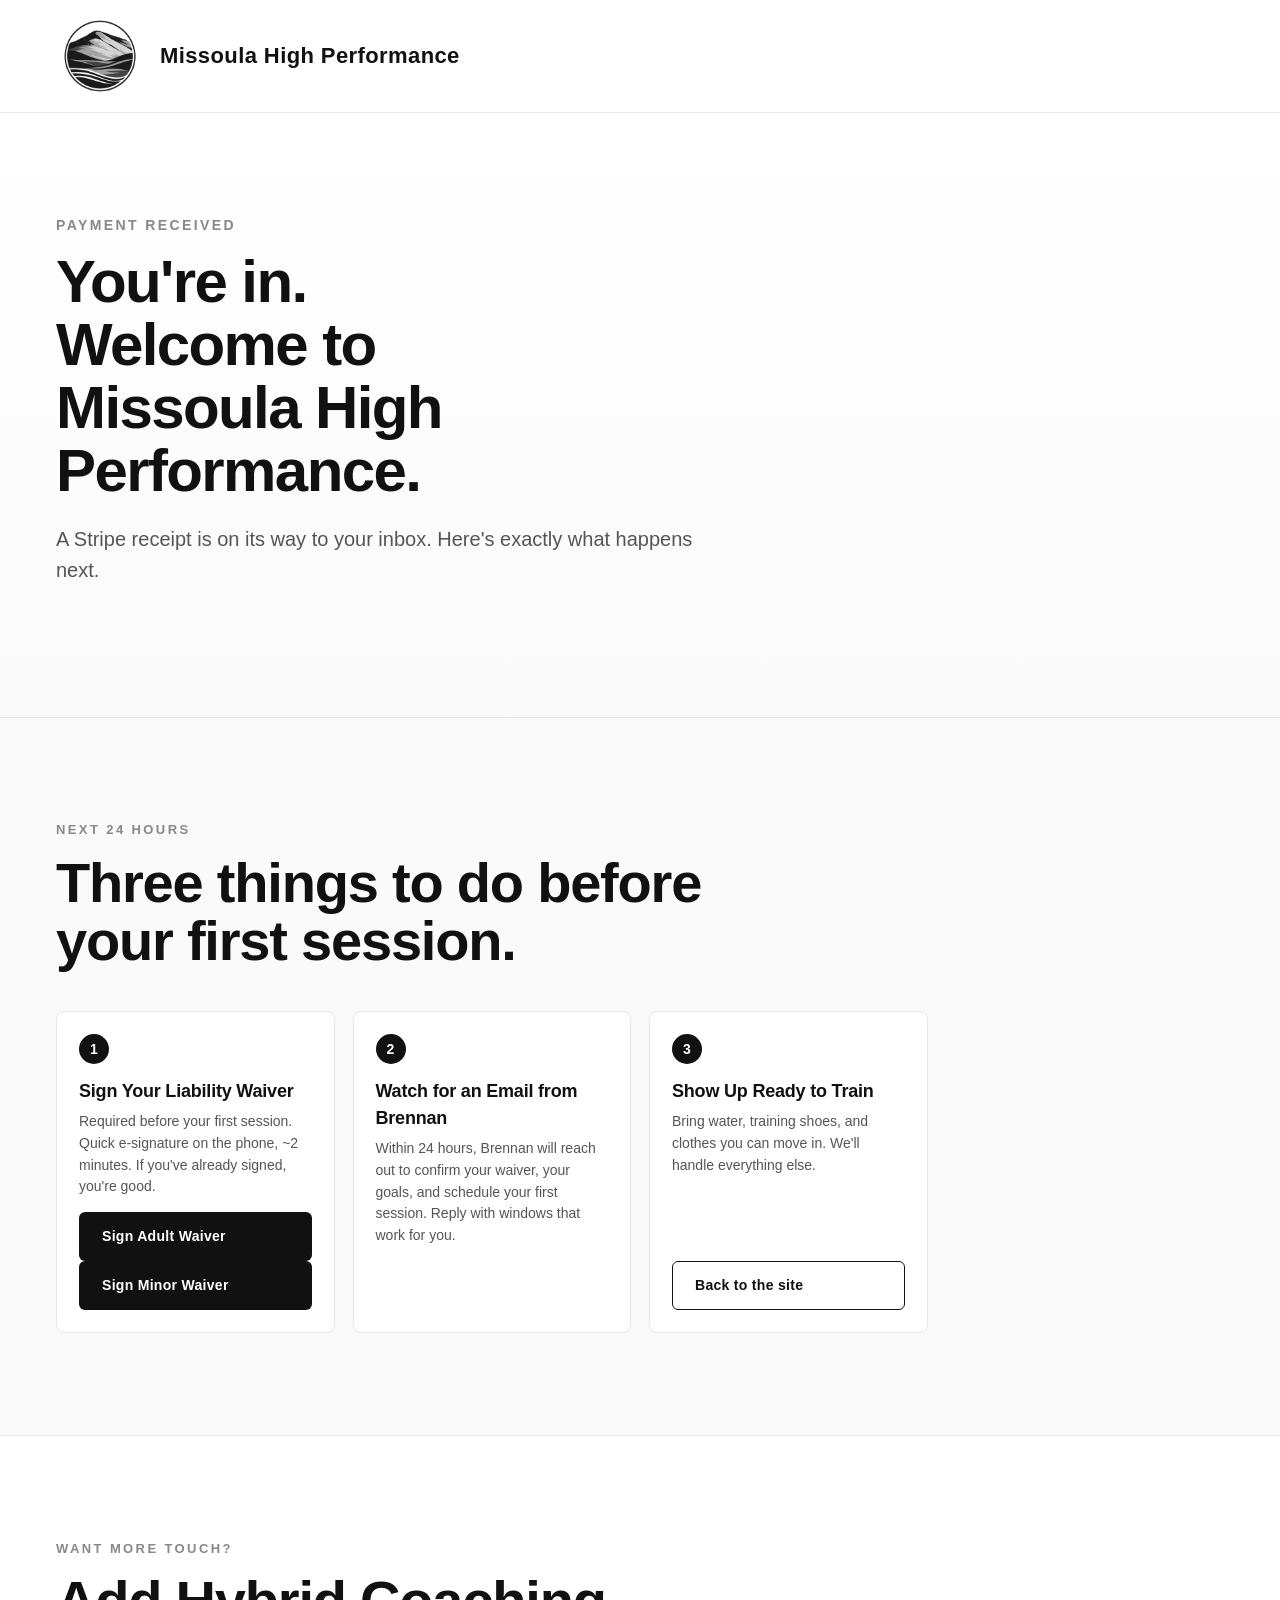
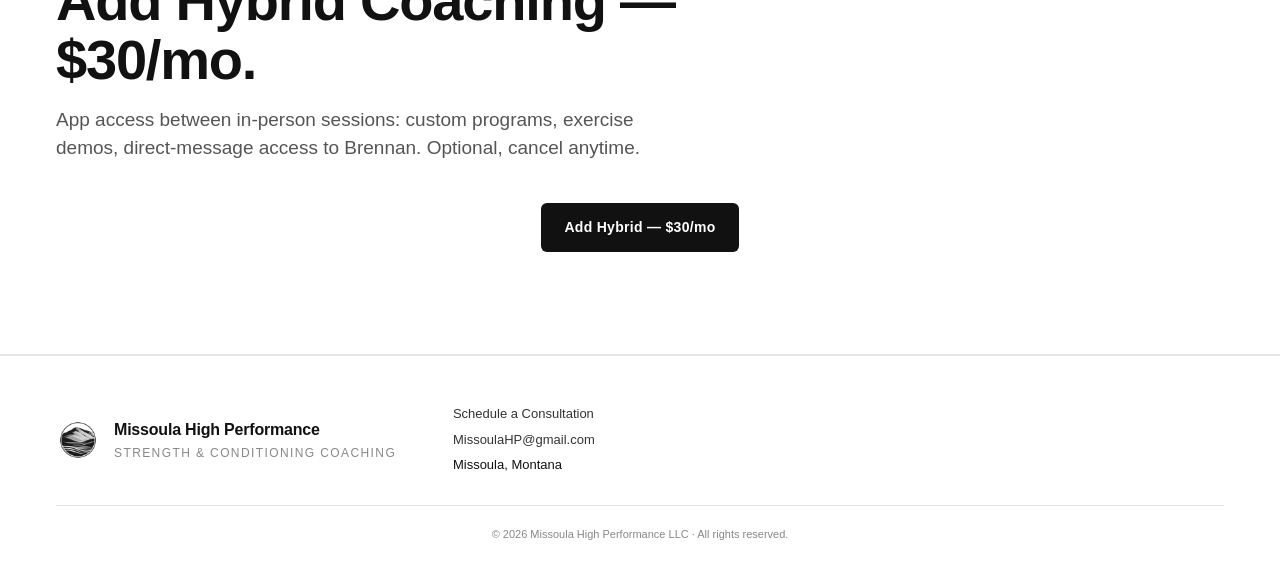
<file: success.html>
<!doctype html>
<html lang="en">
<head>
<meta charset="utf-8">
<meta name="viewport" content="width=device-width, initial-scale=1">
<title>Thanks — Missoula High Performance</title>
<meta name="robots" content="noindex">
<link rel="icon" type="image/x-icon" href="/assets/favicon.ico">
<link rel="stylesheet" href="/styles.css?v=26">
</head>
<body>

<header class="nav">
  <a class="nav-brand" href="/">
    <img src="/assets/logo-transparent-1024.png" alt="MHP">
    <span>Missoula High Performance</span>
  </a>
</header>

<main id="top">

<section class="hero">
  <div class="hero-inner">
    <p class="eyebrow">Payment Received</p>
    <h1>You're in. Welcome to Missoula High Performance.</h1>
    <p class="hero-sub">
      A Stripe receipt is on its way to your inbox. Here's exactly what happens next.
    </p>
  </div>
</section>

<section id="next-steps" class="section section-alt">
  <div class="section-head">
    <p class="eyebrow">Next 24 Hours</p>
    <h2>Three things to do before your first session.</h2>
  </div>

  <div class="steps">
    <div class="step">
      <div class="step-num">1</div>
      <div class="step-title">Sign Your Liability Waiver</div>
      <div class="step-body">Required before your first session. Quick e-signature on the phone, ~2 minutes. If you've already signed, you're good.</div>
      <a class="btn btn-primary" data-link="waiver-adult">Sign Adult Waiver</a>
      <a class="btn btn-primary" data-link="waiver-minor">Sign Minor Waiver</a>
    </div>
    <div class="step">
      <div class="step-num">2</div>
      <div class="step-title">Watch for an Email from Brennan</div>
      <div class="step-body">Within 24 hours, Brennan will reach out to confirm your waiver, your goals, and schedule your first session. Reply with windows that work for you.</div>
    </div>
    <div class="step">
      <div class="step-num">3</div>
      <div class="step-title">Show Up Ready to Train</div>
      <div class="step-body">Bring water, training shoes, and clothes you can move in. We'll handle everything else.</div>
      <a class="btn btn-ghost" href="/">Back to the site</a>
    </div>
  </div>
</section>

<section id="optional" class="section">
  <div class="section-head">
    <p class="eyebrow">Want more touch?</p>
    <h2>Add Hybrid Coaching — $30/mo.</h2>
    <p class="lede">App access between in-person sessions: custom programs, exercise demos, direct-message access to Brennan. Optional, cancel anytime.</p>
  </div>
  <div style="max-width:920px;margin:0 auto;text-align:center;">
    <a class="btn btn-primary" data-link="stripe" data-product="hybrid-monthly">Add Hybrid — $30/mo</a>
  </div>
</section>

<footer class="footer">
  <div class="footer-grid">
    <div class="footer-brand">
      <img src="/assets/logo-mark-512.png" alt="MHP">
      <div>
        <div class="footer-name">Missoula High Performance</div>
        <div class="footer-tag">Strength &amp; Conditioning Coaching</div>
      </div>
    </div>
    <div class="footer-contact">
      <a data-link="calendly">Schedule a Consultation</a>
      <a href="mailto:MissoulaHP@gmail.com">MissoulaHP@gmail.com</a>
      <span>Missoula, Montana</span>
    </div>
  </div>
  <div class="footer-bottom">
    &copy; <span id="year">2026</span> Missoula High Performance LLC &middot; All rights reserved.
  </div>
</footer>

<script src="/script.js"></script>
</body>
</html>
</file>
<file: styles.css>
/* ============================================
   Missoula High Performance — marketing site
   ============================================ */

:root {
  --ink: #111;
  --ink-2: #333;
  --muted: #555;
  --faint: #888;
  --line: #e5e5e5;
  --bg: #fff;
  --bg-2: #fafafa;
  --bg-dark: #111;
  --accent: #f9a825;
  --maxw: 1180px;
  --pad-x: clamp(20px, 5vw, 56px);
  --radius: 6px;
  --font: "Helvetica Neue", -apple-system, BlinkMacSystemFont, "Segoe UI",
    Helvetica, Arial, sans-serif;
}

* { box-sizing: border-box; }
html, body { margin: 0; padding: 0; }
body {
  font-family: var(--font);
  color: var(--ink);
  background: var(--bg);
  line-height: 1.5;
  -webkit-font-smoothing: antialiased;
  -moz-osx-font-smoothing: grayscale;
}

img { max-width: 100%; display: block; }
a { color: inherit; text-decoration: none; }

/* ============ NAV ============ */
.nav {
  position: sticky;
  top: 0;
  z-index: 50;
  background: rgba(255, 255, 255, 0.96);
  backdrop-filter: saturate(180%) blur(8px);
  border-bottom: 1px solid var(--line);
  display: flex;
  align-items: center;
  gap: 24px;
  padding: 12px var(--pad-x);
}
.nav-brand {
  display: flex;
  align-items: center;
  gap: 16px;
  font-weight: 800;
  letter-spacing: 0.4px;
  font-size: 22px;
  line-height: 1.1;
}
@media (max-width: 760px) {
  .nav-brand { font-size: 15px; gap: 10px; }
}
.nav-brand img { width: 88px; height: 88px; }
@media (max-width: 760px) {
  .nav-brand img { width: 60px; height: 60px; }
}
.nav-links {
  display: flex;
  gap: 24px;
  margin-left: auto;
  font-size: 14px;
  font-weight: 600;
}
.nav-links a { color: var(--ink-2); }
.nav-links a:hover { color: var(--ink); }
.nav-cta {
  background: var(--ink);
  color: #fff;
  padding: 9px 16px;
  border-radius: var(--radius);
  font-size: 13px;
  font-weight: 700;
  letter-spacing: 0.3px;
}
.nav-cta:hover { background: #000; }

@media (max-width: 760px) {
  .nav-links { display: none; }
  .nav { padding: 10px 18px; }
  .nav-brand span { font-size: 12px; }
}

/* ============ HERO ============ */
.hero {
  padding: clamp(48px, 8vw, 110px) var(--pad-x);
  border-bottom: 1px solid var(--line);
  background: linear-gradient(180deg, #fff 0%, var(--bg-2) 100%);
}
.hero-inner {
  max-width: var(--maxw);
  margin: 0 auto;
}
.eyebrow {
  font-size: 14px;
  font-weight: 800;
  letter-spacing: 2.4px;
  text-transform: uppercase;
  color: var(--faint);
  margin: 0 0 14px;
}
.hero h1 {
  font-size: clamp(32px, 5.4vw, 60px);
  line-height: 1.05;
  letter-spacing: -1.6px;
  font-weight: 900;
  margin: 0 0 22px;
  max-width: 14ch;
}
.hero-sub {
  font-size: clamp(16px, 1.8vw, 20px);
  color: var(--muted);
  line-height: 1.55;
  max-width: 60ch;
  margin: 0 0 28px;
}
.hero-ctas {
  display: flex;
  gap: 12px;
  flex-wrap: wrap;
}

/* ============ BUTTONS ============ */
.btn {
  display: inline-block;
  padding: 13px 22px;
  border-radius: var(--radius);
  font-size: 14px;
  font-weight: 700;
  letter-spacing: 0.3px;
  cursor: pointer;
  transition: transform 80ms ease, background 120ms ease;
  white-space: nowrap;
  border: 1.5px solid transparent;
}
.btn:active { transform: translateY(1px); }
.btn-primary { background: var(--ink); color: #fff; }
.btn-primary:hover { background: #000; }
.btn-ghost {
  background: transparent;
  color: var(--ink);
  border-color: var(--ink);
}
.btn-ghost:hover { background: var(--ink); color: #fff; }
.btn-sm {
  padding: 9px 14px;
  font-size: 12px;
}

/* ============ SECTIONS ============ */
.section {
  padding: clamp(56px, 8vw, 110px) var(--pad-x);
  border-bottom: 1px solid var(--line);
}
.section-alt { background: var(--bg-2); }
.section-head {
  max-width: var(--maxw);
  margin: 0 auto 40px;
}
.section-head h2 {
  font-size: clamp(34px, 4.6vw, 56px);
  line-height: 1.05;
  letter-spacing: -1.2px;
  font-weight: 900;
  margin: 0 0 16px;
  max-width: 22ch;
}
.section-head .lede {
  font-size: clamp(15px, 1.6vw, 19px);
  color: var(--muted);
  max-width: 60ch;
  margin: 0;
  line-height: 1.5;
}
.section-head .eyebrow { font-size: 13px; }
.subsection-head {
  max-width: var(--maxw);
  margin: 64px auto 24px;
  font-size: clamp(22px, 2.4vw, 28px);
  letter-spacing: -0.6px;
  font-weight: 800;
}

/* ============ TIER CARDS ============ */
.tier-grid {
  max-width: var(--maxw);
  margin: 0 auto;
  display: grid;
  grid-template-columns: repeat(3, 1fr);
  gap: 18px;
}
.tier-grid-2 {
  grid-template-columns: repeat(2, minmax(0, 1fr));
  max-width: 920px;
}
@media (max-width: 880px) {
  .tier-grid { grid-template-columns: 1fr; }
  .tier-grid-2 { grid-template-columns: 1fr; }
}

/* Featured tier (Most Popular) — accent border + badge */
.tier-card-featured {
  position: relative;
  border: 2px solid var(--ink);
  box-shadow: 0 12px 30px rgba(0, 0, 0, 0.06);
}
.tier-badge {
  position: absolute;
  top: -12px;
  right: 20px;
  background: var(--ink);
  color: #fff;
  font-size: 10px;
  font-weight: 800;
  letter-spacing: 1.6px;
  text-transform: uppercase;
  padding: 5px 10px;
  border-radius: 4px;
}

/* Feature list inside Virtual tier cards */
.tier-features {
  list-style: none;
  padding: 14px 0 6px;
  margin: 0;
  font-size: 13.5px;
  color: var(--ink-2);
  line-height: 1.55;
}
.tier-features li {
  padding: 5px 0 5px 22px;
  position: relative;
}
.tier-features li::before {
  content: "✓";
  position: absolute;
  left: 0;
  top: 5px;
  color: var(--accent);
  font-weight: 900;
  font-size: 14px;
}
.tier-features li strong { color: var(--ink); font-weight: 700; }

.tier-card {
  background: #fff;
  border: 1px solid var(--line);
  border-radius: 8px;
  padding: 22px;
  display: flex;
  flex-direction: column;
}
.section-alt .tier-card { background: #fff; }

.tier-name {
  font-size: 21px;
  font-weight: 800;
  letter-spacing: -0.4px;
  margin: 0 0 4px;
}
.tier-meta {
  font-size: 12px;
  letter-spacing: 1.8px;
  text-transform: uppercase;
  color: var(--faint);
  font-weight: 700;
  margin: 0 0 16px;
}

.pack-row {
  padding: 10px 0;
  border-top: 1px solid var(--line);
}
.pack-row:last-of-type { border-bottom: 1px solid var(--line); }
.pack-name {
  font-size: 11px;
  letter-spacing: 1.8px;
  text-transform: uppercase;
  color: var(--faint);
  font-weight: 700;
  margin-bottom: 2px;
}
.pack-price {
  font-size: 26px;
  font-weight: 900;
  letter-spacing: -0.7px;
  line-height: 1.05;
}
.pack-price small {
  font-size: 11px;
  color: var(--faint);
  font-weight: 700;
  letter-spacing: 0.6px;
  text-transform: uppercase;
  margin-left: 3px;
}
.pack-detail {
  font-size: 13px;
  color: var(--muted);
  margin-top: 5px;
}
.pack-rate {
  display: inline-block;
  background: #fff4d6;
  color: #5d4400;
  font-weight: 800;
  padding: 2px 7px;
  border-radius: 3px;
  font-size: 13px;
  margin-right: 2px;
}
.cap-note {
  color: var(--faint);
  font-style: italic;
  font-size: 11px;
  white-space: nowrap;
}
.th-note {
  display: block;
  font-size: 9px;
  color: var(--faint);
  letter-spacing: 0.6px;
  font-weight: 600;
  margin-top: 2px;
  text-transform: none;
}

.tier-foot {
  font-size: 13px;
  color: var(--muted);
  font-style: italic;
  margin: 14px 0 14px;
  line-height: 1.5;
}
.tier-actions {
  margin-top: auto;
  padding-top: 14px;
  display: flex;
  flex-wrap: wrap;
  gap: 6px;
}

/* ============ VIRTUAL TEAM (consult-only block in Virtual section) ============ */
.team-virtual {
  max-width: var(--maxw);
  margin: 36px auto 0;
  padding: 32px 36px;
  background: var(--ink);
  color: #fff;
  border-radius: 10px;
}
.team-virtual-head .band-eyebrow { color: #888; margin-bottom: 8px; }
.team-virtual-head h3 {
  font-size: clamp(22px, 2.6vw, 30px);
  letter-spacing: -0.6px;
  font-weight: 900;
  margin: 0 0 10px;
  color: #fff;
}
.team-virtual-head p {
  font-size: 14.5px;
  color: #bbb;
  line-height: 1.55;
  margin: 0;
  max-width: 64ch;
}
.team-virtual-main {
  margin: 22px 0 18px;
  padding: 22px 26px;
  background: #1a1a1a;
  border: 1px solid #333;
  border-radius: 6px;
}
.tv-eyebrow {
  font-size: 10px;
  letter-spacing: 2px;
  text-transform: uppercase;
  font-weight: 800;
  color: #aaa;
  margin-bottom: 10px;
}
.tv-price {
  font-size: 38px;
  font-weight: 900;
  letter-spacing: -1px;
  line-height: 1;
  margin-bottom: 16px;
  color: #fff;
}
.tv-price small {
  font-size: 12px;
  color: #aaa;
  font-weight: 700;
  letter-spacing: 0.6px;
  text-transform: uppercase;
  margin-left: 4px;
}
.tv-includes-label {
  font-size: 10.5px;
  font-weight: 800;
  letter-spacing: 1.6px;
  text-transform: uppercase;
  color: #888;
  margin: 0 0 8px;
}
.tv-features {
  list-style: none;
  padding: 0;
  margin: 0;
  font-size: 13.5px;
  color: #ddd;
  line-height: 1.6;
}
.tv-features li {
  padding: 3px 0 3px 22px;
  position: relative;
}
.tv-features li::before {
  content: "✓";
  position: absolute;
  left: 0;
  top: 4px;
  color: var(--accent);
  font-weight: 900;
  font-size: 13px;
}
.tv-upsell {
  background: #fff4d6;
  border-left: 3px solid var(--accent);
  padding: 12px 16px;
  border-radius: 4px;
  margin-bottom: 18px;
  font-size: 13.5px;
  line-height: 1.6;
  color: #5d4400;
}
.tv-upsell strong { color: #111; }
.tv-upsell em { color: #5d4400; font-style: italic; }
.team-virtual-cta {
  display: flex;
  align-items: center;
  gap: 18px;
  flex-wrap: wrap;
}
.team-virtual-cta .btn { background: #fff; color: var(--ink); }
.team-virtual-cta .btn:hover { background: #f0f0f0; }
.tv-cta-meta { font-size: 12.5px; color: #aaa; max-width: 40ch; }
@media (max-width: 600px) {
  .team-virtual { padding: 22px 18px; }
  .team-virtual-main { padding: 18px 18px; }
}

/* ============ BANDS (virtual / hybrid) ============ */
.band {
  max-width: var(--maxw);
  margin: 36px auto 0;
  padding: 26px 30px;
  border: 1px solid var(--line);
  border-radius: 8px;
  display: flex;
  align-items: center;
  gap: 36px;
  background: #fff;
}
.band-dark {
  background: var(--ink);
  color: #fff;
  border-color: var(--ink);
}
.band-left { flex: 1; min-width: 0; }
.band-right {
  display: flex;
  align-items: center;
  gap: 18px;
  flex-shrink: 0;
}
.band-eyebrow {
  font-size: 10px;
  letter-spacing: 2.4px;
  text-transform: uppercase;
  font-weight: 800;
  color: var(--faint);
  margin: 0 0 6px;
}
.band-dark .band-eyebrow { color: #aaa; }
.band h3 {
  font-size: 26px;
  letter-spacing: -0.5px;
  margin: 0 0 6px;
  font-weight: 800;
}
.band p {
  font-size: 15px;
  color: var(--muted);
  margin: 0;
  line-height: 1.5;
  max-width: 60ch;
}
.band-dark p { color: #ccc; }
.big-price {
  font-size: 38px;
  font-weight: 900;
  letter-spacing: -1.4px;
}
.big-price small {
  font-size: 13px;
  color: var(--faint);
  font-weight: 700;
}
.band-dark .big-price small { color: #aaa; }

@media (max-width: 760px) {
  .band {
    flex-direction: column;
    align-items: flex-start;
    gap: 16px;
  }
  .band-right { width: 100%; justify-content: space-between; }
}

/* ============ STEPS ============ */
.steps {
  max-width: var(--maxw);
  margin: 0 auto;
  display: grid;
  grid-template-columns: repeat(4, 1fr);
  gap: 18px;
}
.steps-cta {
  grid-template-columns: repeat(3, 1fr);
  gap: 22px;
}
@media (max-width: 880px) {
  .steps, .steps-cta { grid-template-columns: 1fr; }
}
.step {
  background: #fff;
  border: 1px solid var(--line);
  border-radius: 8px;
  padding: 22px;
  display: flex;
  flex-direction: column;
}
.section-dark .step {
  background: #1a1a1a;
  border-color: #333;
  color: #fff;
}
.step-num {
  width: 30px;
  height: 30px;
  border-radius: 50%;
  background: var(--ink);
  color: #fff;
  font-weight: 800;
  display: flex;
  align-items: center;
  justify-content: center;
  margin-bottom: 14px;
  font-size: 14px;
}
.section-dark .step-num { background: #fff; color: var(--ink); }
.step-title {
  font-weight: 800;
  font-size: 18px;
  margin-bottom: 6px;
  letter-spacing: -0.2px;
}
.step-body {
  font-size: 14px;
  color: var(--muted);
  line-height: 1.55;
  margin-bottom: 14px;
  flex: 1;
}
.section-dark .step-body { color: #bbb; }
.steps-cta .btn { margin-top: 6px; }
.steps-cta .btn + .btn { margin-top: 8px; }

/* ============ TEAM TABLE ============ */
.table-wrap {
  max-width: var(--maxw);
  margin: 0 auto;
  overflow-x: auto;
  border: 1px solid var(--line);
  border-radius: 8px;
}
.team-table {
  width: 100%;
  border-collapse: collapse;
  font-size: 14px;
}
.team-table th {
  background: var(--bg-2);
  text-align: left;
  padding: 12px 14px;
  font-size: 10px;
  letter-spacing: 1.8px;
  text-transform: uppercase;
  color: var(--faint);
  font-weight: 800;
  border-bottom: 1px solid var(--line);
  white-space: nowrap;
}
.team-table th:nth-child(n+4),
.team-table td:nth-child(n+4) {
  text-align: right;
  font-variant-numeric: tabular-nums;
}
.team-table td {
  padding: 11px 14px;
  border-bottom: 1px solid var(--line);
}
.team-table tbody tr:last-child td { border-bottom: 0; }
.team-table .tier-row td {
  background: var(--bg-2);
  color: var(--ink);
  font-size: 12px;
  letter-spacing: 0.2px;
  padding: 10px 14px;
  text-align: left;
}

/* ============ 3-COL PANELS ============ */
.three-col {
  max-width: var(--maxw);
  margin: 36px auto 0;
  display: grid;
  grid-template-columns: repeat(3, 1fr);
  gap: 14px;
}
@media (max-width: 880px) { .three-col { grid-template-columns: 1fr; } }
.panel {
  background: #fff;
  border: 1px solid var(--line);
  border-radius: 8px;
  padding: 20px;
}
.panel-title {
  font-size: 10px;
  letter-spacing: 2px;
  text-transform: uppercase;
  font-weight: 800;
  color: var(--faint);
  margin-bottom: 12px;
}
.panel-list {
  list-style: none;
  padding: 0;
  margin: 0;
  font-size: 14px;
}
.panel-list li {
  padding: 4px 0;
  color: var(--ink-2);
  white-space: nowrap;
  overflow: hidden;
  text-overflow: ellipsis;
}
.panel-list li::before {
  content: "—";
  margin-right: 8px;
  color: var(--faint);
}
@media (max-width: 880px) {
  .panel-list li { white-space: normal; }
}
.panel .line {
  display: flex;
  justify-content: space-between;
  padding: 8px 0;
  border-bottom: 1px dotted var(--line);
  font-size: 14px;
}
.panel .line:last-of-type { border-bottom: 0; }
.panel .line .v { font-weight: 800; }
.panel-foot {
  font-size: 11px;
  color: var(--faint);
  font-style: italic;
  margin: 10px 0 0;
  line-height: 1.5;
}

/* ============ WAIVER STRIP ============ */
.section-waiver {
  background: linear-gradient(135deg, #fff8e1 0%, #ffe7a8 100%);
  border-top: 4px solid var(--accent);
  border-bottom: 4px solid var(--accent);
  padding: clamp(40px, 6vw, 72px) var(--pad-x);
}
.waiver-strip {
  max-width: var(--maxw);
  margin: 0 auto;
  display: grid;
  grid-template-columns: 1.3fr 1fr;
  gap: 36px;
  align-items: center;
}
@media (max-width: 800px) { .waiver-strip { grid-template-columns: 1fr; gap: 22px; } }
.waiver-strip-text .band-eyebrow {
  color: #8a5a00;
  margin-bottom: 8px;
}
.waiver-strip-text h3 {
  font-size: clamp(22px, 2.6vw, 30px);
  letter-spacing: -0.6px;
  margin: 0 0 8px;
  font-weight: 900;
}
.waiver-strip-text p {
  font-size: 14.5px;
  line-height: 1.55;
  color: #5d4400;
  margin: 0;
  max-width: 50ch;
}
.waiver-strip-actions {
  display: grid;
  grid-template-columns: 1fr;
  gap: 10px;
}
.waiver-strip-actions .btn {
  display: block;
  text-align: left;
  padding: 14px 18px;
  background: var(--ink);
  color: #fff;
  border: 0;
  border-radius: 6px;
  white-space: normal;
}
.waiver-strip-actions .btn:hover { background: #000; }
.waiver-strip-actions .btn-label {
  display: block;
  font-size: 16px;
  font-weight: 800;
  letter-spacing: -0.2px;
  margin-bottom: 2px;
}
.waiver-strip-actions .btn-sub {
  display: block;
  font-size: 12px;
  font-weight: 500;
  color: #ccc;
  letter-spacing: 0.1px;
}

/* ============ CTA STRIP ============ */
.cta-strip {
  max-width: var(--maxw);
  margin: 48px auto 0;
  padding: 24px 28px;
  background: var(--ink);
  color: #fff;
  border-radius: 8px;
  display: flex;
  justify-content: space-between;
  align-items: center;
  gap: 22px;
  flex-wrap: wrap;
}
.cta-strip p {
  margin: 0;
  font-size: 19px;
  font-weight: 700;
  letter-spacing: -0.2px;
}
.cta-strip .btn-primary { background: #fff; color: var(--ink); }
.cta-strip .btn-primary:hover { background: #f0f0f0; }

/* ============ SECTION DARK (contact) ============ */
.section-dark {
  background: var(--ink);
  color: #fff;
}
.section-dark .section-head h2 { color: #fff; }
.section-dark .section-head .lede,
.section-dark .eyebrow { color: #aaa; }

/* Buttons inside the dark section: invert ghost styling so they're visible */
.section-dark .btn-primary {
  background: #fff;
  color: var(--ink);
}
.section-dark .btn-primary:hover { background: #f0f0f0; }
.section-dark .btn-ghost {
  color: #fff;
  border-color: #fff;
  background: transparent;
}
.section-dark .btn-ghost:hover {
  background: #fff;
  color: var(--ink);
}

.contact-info {
  max-width: var(--maxw);
  margin: 56px auto 0;
  display: grid;
  grid-template-columns: repeat(3, 1fr);
  gap: 26px;
  padding-top: 36px;
  border-top: 1px solid #333;
}
@media (max-width: 760px) { .contact-info { grid-template-columns: 1fr; } }
.ci-label {
  font-size: 10px;
  letter-spacing: 2.4px;
  text-transform: uppercase;
  font-weight: 800;
  color: #888;
  margin-bottom: 6px;
}
.ci-value { font-size: 18px; font-weight: 700; }
.ci-value a { text-decoration: underline; }
.ci-stack {
  display: flex;
  flex-direction: column;
  gap: 6px;
  font-size: 15px;
}
.ci-stack a {
  color: #fff;
  text-decoration: none;
  font-weight: 700;
  cursor: pointer;
}
.ci-stack a:hover { color: #ffd87a; text-decoration: underline; }

/* ============ COACH SECTION ============ */
.section-coach { background: var(--bg-2); }
.coach-card {
  max-width: 880px;
  margin: 0 auto;
  background: #fff;
  border: 1px solid var(--line);
  border-radius: 8px;
  padding: 36px;
}
.coach-card-photo {
  display: grid;
  grid-template-columns: 240px 1fr;
  gap: 32px;
  align-items: start;
}
.coach-photo {
  width: 240px;
  height: 300px;
  object-fit: cover;
  border-radius: 6px;
  border: 1px solid var(--line);
}
@media (max-width: 720px) {
  .coach-card-photo { grid-template-columns: 1fr; gap: 20px; }
  .coach-photo { width: 100%; max-width: 280px; height: auto; aspect-ratio: 4/5; margin: 0 auto; }
}
.coach-content { min-width: 0; }
.coach-header h3 {
  font-size: 28px;
  letter-spacing: -0.8px;
  margin: 0 0 4px;
}
.postnoms {
  font-size: 11px;
  letter-spacing: 2.2px;
  text-transform: uppercase;
  font-weight: 800;
  color: var(--faint);
  margin: 0 0 16px;
}
.coach-current {
  background: var(--bg-2);
  border-left: 3px solid var(--ink);
  padding: 12px 16px;
  font-size: 13px;
  line-height: 1.7;
  margin-bottom: 18px;
}
.coach-current .prev {
  color: var(--faint);
  font-style: italic;
  margin-top: 2px;
}
.coach-bio {
  font-size: 15px;
  color: var(--ink-2);
  line-height: 1.65;
  margin: 0 0 14px;
}
.coach-bio + .coach-bio { margin-top: -4px; }
.coach-bio:last-of-type { margin-bottom: 18px; }
.coach-certs {
  font-size: 13px;
  color: var(--muted);
  background: var(--bg-2);
  padding: 10px 14px;
  border-radius: 6px;
  margin: 0;
  line-height: 1.6;
}

/* ============ FOOTER ============ */
.footer {
  background: #fff;
  padding: 48px var(--pad-x) 24px;
  border-top: 1px solid var(--line);
}
.footer-grid {
  max-width: var(--maxw);
  margin: 0 auto;
  display: grid;
  grid-template-columns: 1.6fr 1fr 1fr 1.1fr;
  gap: 32px;
  padding-bottom: 30px;
  border-bottom: 1px solid var(--line);
}
@media (max-width: 900px) { .footer-grid { grid-template-columns: 1fr 1fr; } }
@media (max-width: 600px) { .footer-grid { grid-template-columns: 1fr; } }
.footer-downloads {
  display: flex;
  flex-direction: column;
  gap: 6px;
  font-size: 13px;
}
.footer-dl-title {
  font-size: 10px;
  letter-spacing: 2px;
  text-transform: uppercase;
  font-weight: 800;
  color: var(--faint);
  margin-bottom: 2px;
}
.footer-downloads a { color: var(--ink-2); }
.footer-downloads a:hover { color: var(--ink); text-decoration: underline; }
.footer-brand {
  display: flex;
  align-items: center;
  gap: 14px;
}
.footer-brand img { width: 44px; height: 44px; }
.footer-name {
  font-weight: 800;
  letter-spacing: -0.2px;
  font-size: 16px;
}
.footer-tag {
  font-size: 12px;
  color: var(--faint);
  letter-spacing: 1.4px;
  text-transform: uppercase;
  margin-top: 2px;
}
.footer-contact,
.footer-legal {
  display: flex;
  flex-direction: column;
  gap: 6px;
  font-size: 13px;
}
.footer-contact a,
.footer-legal a { color: var(--ink-2); cursor: pointer; }
.footer-contact a:hover,
.footer-legal a:hover { color: var(--ink); text-decoration: underline; }
.footer-legal a[data-link^="waiver"] {
  font-weight: 700;
  color: var(--ink);
}
.footer-legal a[data-link^="waiver"]::before {
  content: "✎ ";
  color: var(--accent);
  margin-right: 2px;
}
.footer-bottom {
  max-width: var(--maxw);
  margin: 0 auto;
  padding-top: 20px;
  font-size: 11px;
  color: var(--faint);
  text-align: center;
}

/* ============ Section-level disclaimer line ============ */
.section-disclaimer {
  max-width: var(--maxw);
  margin: 14px auto 0;
  font-size: 12px;
  color: var(--faint);
  font-style: italic;
  text-align: center;
}
.section-disclaimer a { text-decoration: underline; }

/* ============ misc ============ */
::selection { background: var(--ink); color: #fff; }

/* Unconfigured-link visual hint (dev-only). Remove when launching. */
.is-placeholder {
  position: relative;
}
.is-placeholder::after {
  content: "TODO";
  position: absolute;
  top: -6px;
  right: -6px;
  background: var(--accent);
  color: #fff;
  font-size: 9px;
  font-weight: 800;
  letter-spacing: 1px;
  padding: 1px 5px;
  border-radius: 3px;
  pointer-events: none;
}

/* ============ APP DEMO VIDEO (Virtual Training section) ============ */
.app-demo {
  display: flex;
  flex-direction: column;
  align-items: center;
  margin: 2.5rem auto 3rem;
  max-width: var(--maxw);
  padding: 0 1rem;
}
.app-demo-phone {
  width: 100%;
  max-width: 240px;
  aspect-ratio: 1180 / 2556;
  background: #0a0a0a;
  border-radius: 32px;
  padding: 8px;
  box-shadow:
    0 1px 2px rgba(0,0,0,0.18),
    0 12px 30px rgba(0,0,0,0.22),
    0 30px 60px rgba(0,0,0,0.18);
  position: relative;
  overflow: hidden;
}
.app-demo-phone::before {
  /* Subtle dynamic-island-style notch for the phone-frame effect */
  content: '';
  position: absolute;
  top: 14px; left: 50%;
  transform: translateX(-50%);
  width: 60px; height: 17px;
  background: #0a0a0a;
  border-radius: 999px;
  z-index: 2;
  pointer-events: none;
}
.app-demo-video {
  width: 100%;
  height: 100%;
  display: block;
  border-radius: 24px;
  background: #fff;
  object-fit: cover;
}
.app-demo-caption {
  margin-top: 1.25rem;
  font-size: 0.9rem;
  color: #555;
  text-align: center;
  letter-spacing: 0.02em;
}
@media (max-width: 760px) {
  .app-demo-phone { max-width: 220px; }
}
</file>
